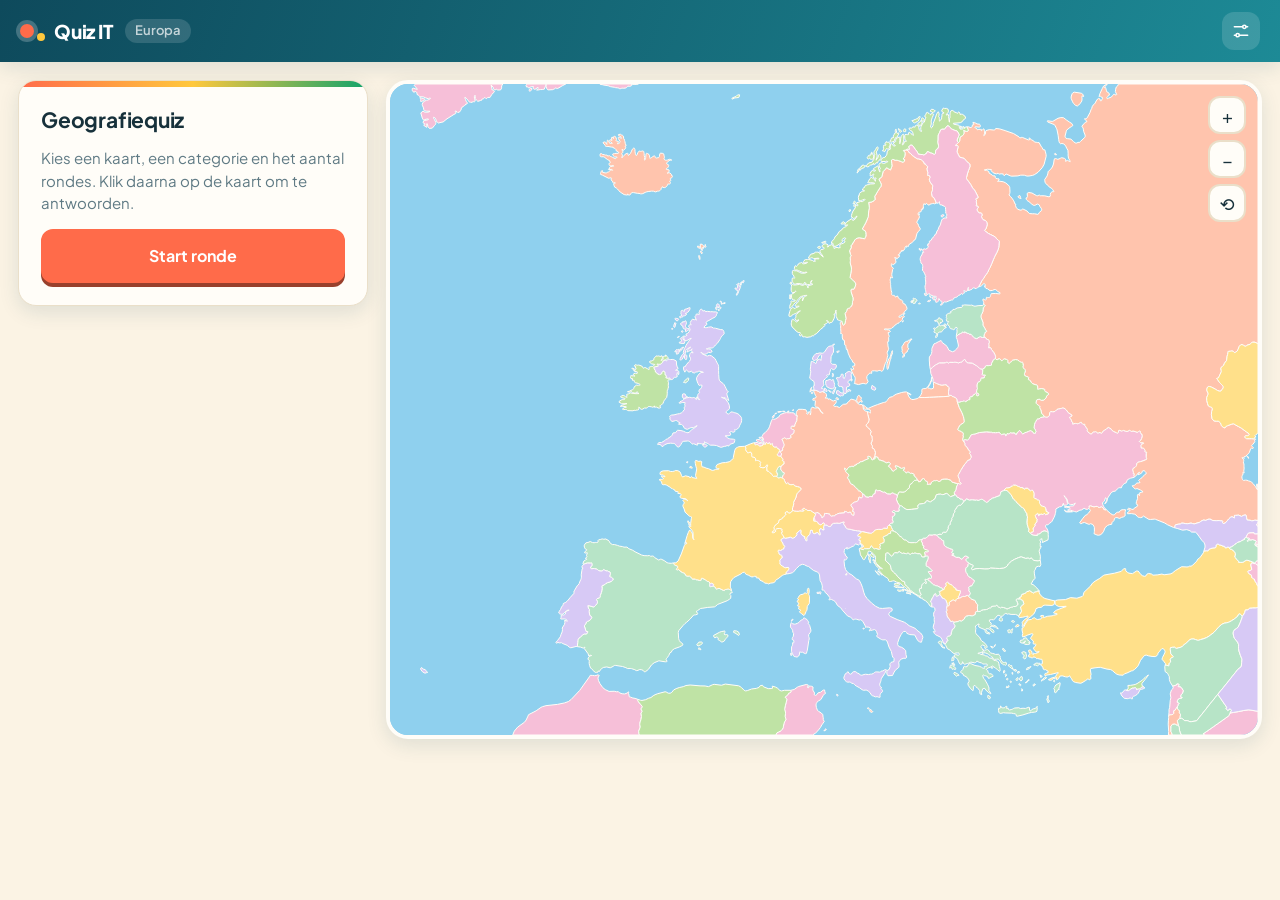
<file: index.html>
<!DOCTYPE html>
<html lang="nl">
<head>
    <meta charset="UTF-8">
    <meta name="viewport" content="width=device-width, initial-scale=1">
    <meta name="color-scheme" content="light dark">
    <title>Quiz IT – Geografiequiz</title>
    <link rel="preconnect" href="https://fonts.googleapis.com">
    <link rel="preconnect" href="https://fonts.gstatic.com" crossorigin>
    <link href="https://fonts.googleapis.com/css2?family=Plus+Jakarta+Sans:wght@400;500;600;700&display=swap" rel="stylesheet">
    <link rel="stylesheet" href="styles.css">
</head>
<body>
    <header class="topbar">
        <div class="brand">
            <h1>Quiz IT</h1>
            <span id="region-label" class="muted">Europa</span>
        </div>
        <dl id="stats" class="stats" hidden>
            <div><dt>Score</dt><dd id="stat-score">0</dd></div>
            <div><dt>Reeks</dt><dd id="stat-streak">0</dd></div>
            <div><dt>Ronde</dt><dd id="stat-round">0/0</dd></div>
        </dl>
        <button id="btn-settings" class="icon-btn" aria-label="Instellingen" title="Instellingen">
            <svg viewBox="0 0 24 24" width="20" height="20" fill="none" stroke="currentColor" stroke-width="1.8" stroke-linecap="round"><path d="M4 7h10M18 7h2M4 17h2M10 17h10"/><circle cx="16" cy="7" r="2"/><circle cx="8" cy="17" r="2"/></svg>
        </button>
    </header>

    <main class="layout">
        <aside class="panel">
            <section id="idle" class="card">
                <h2>Geografiequiz</h2>
                <p class="muted">Kies een kaart, een categorie en het aantal rondes. Klik daarna op de kaart om te antwoorden.</p>
                <button id="btn-start" class="btn primary block">Start ronde</button>
            </section>

            <section id="quiz" class="card" hidden>
                <div class="row">
                    <span id="q-meta" class="tag"></span>
                    <button id="btn-hint" class="btn small">Hint (−75)</button>
                </div>
                <h2 id="q-text" class="question"></h2>
                <p id="q-sub" class="muted"></p>
                <p id="feedback" class="feedback" aria-live="polite"></p>
                <div class="row actions">
                    <button id="btn-stop" class="btn ghost">Stoppen</button>
                    <button id="btn-next" class="btn primary" hidden>Volgende</button>
                </div>
            </section>
        </aside>

        <section class="map-wrap">
            <div class="zoom">
                <button id="zoom-in" class="icon-btn" aria-label="Inzoomen">+</button>
                <button id="zoom-out" class="icon-btn" aria-label="Uitzoomen">−</button>
                <button id="zoom-reset" class="icon-btn" aria-label="Zoom herstellen">⟲</button>
            </div>
            <svg id="map" viewBox="0 0 1000 750" xmlns="http://www.w3.org/2000/svg">
                <rect id="sea" width="1000" height="750"/>
                <g id="viewport">
                    <g id="countries"></g>
                    <circle id="hint-circle" r="90" hidden/>
                    <line id="link" hidden/>
                    <g id="pin-target" class="pin target" hidden><path d="M0 0C-6-9-9-13-9-18a9 9 0 1 1 18 0c0 5-3 9-9 18z"/><circle cy="-18" r="3.5"/></g>
                    <g id="pin-player" class="pin player" hidden><path d="M0 0C-6-9-9-13-9-18a9 9 0 1 1 18 0c0 5-3 9-9 18z"/><circle cy="-18" r="3.5"/></g>
                </g>
            </svg>
        </section>
    </main>

    <dialog id="dlg-setup">
        <form method="dialog" id="setup-form">
            <h2>Nieuwe ronde</h2>
            <fieldset><legend>Kaart</legend>
                <div class="seg">
                    <label><input type="radio" name="region" value="europe">Europa</label>
                    <label><input type="radio" name="region" value="world">Wereld</label>
                </div>
            </fieldset>
            <fieldset><legend>Wat wil je raden?</legend>
                <div class="seg">
                    <label><input type="radio" name="category" value="landen">Landen</label>
                    <label><input type="radio" name="category" value="hoofdsteden">Hoofdsteden</label>
                    <label><input type="radio" name="category" value="buurlanden">Buurlanden</label>
                    <label><input type="radio" name="category" value="locaties">Locaties</label>
                </div>
            </fieldset>
            <fieldset><legend>Aantal rondes</legend>
                <div class="seg" id="rounds-seg">
                    <label><input type="radio" name="rounds" value="5">5</label>
                    <label><input type="radio" name="rounds" value="10">10</label>
                    <label><input type="radio" name="rounds" value="20">20</label>
                    <label><input type="radio" name="rounds" value="all">Alles</label>
                </div>
            </fieldset>
            <div class="row actions">
                <button type="button" class="btn ghost" data-close>Annuleren</button>
                <button id="btn-go" class="btn primary" value="go">Start</button>
            </div>
        </form>
    </dialog>

    <dialog id="dlg-settings">
        <form method="dialog">
            <h2>Instellingen</h2>
            <label class="switch"><span>Thema</span>
                <select id="set-theme">
                    <option value="system">Automatisch</option>
                    <option value="light">Licht</option>
                    <option value="dark">Donker</option>
                </select>
            </label>
            <label class="switch"><span>Geluid</span><input type="checkbox" id="set-sound"></label>
            <label class="switch"><span>Hints toestaan</span><input type="checkbox" id="set-hints"></label>
            <label class="switch"><span>Afstandstolerantie</span>
                <select id="set-difficulty">
                    <option value="1.5">Ruim</option>
                    <option value="1">Normaal</option>
                    <option value="0.6">Streng</option>
                </select>
            </label>
            <p class="muted small-text">De tolerantie geldt voor hoofdsteden en locaties.</p>
            <div class="row actions">
                <button type="button" id="btn-reset-best" class="btn ghost">Records wissen</button>
                <button class="btn primary">Sluiten</button>
            </div>
        </form>
    </dialog>

    <dialog id="dlg-result">
        <form method="dialog">
            <h2>Ronde voltooid</h2>
            <p id="result-sub" class="muted"></p>
            <dl class="result">
                <div><dt>Score</dt><dd id="res-score">0</dd></div>
                <div><dt>Goed</dt><dd id="res-correct">0</dd></div>
                <div><dt>Langste reeks</dt><dd id="res-streak">0</dd></div>
                <div><dt>Beoordeling</dt><dd id="res-grade">–</dd></div>
            </dl>
            <p id="res-best" class="muted"></p>
            <div class="row actions">
                <button type="button" class="btn" id="btn-again">Opnieuw</button>
                <button type="button" class="btn primary" id="btn-new">Nieuwe ronde</button>
            </div>
        </form>
    </dialog>

    <script src="map-data.js"></script>
    <script src="app.js"></script>
</body>
</html>
</file>
<file: styles.css>
/* Palet "Atlas": diepe oceaanblauw-groen, koraal als accent, zonnig geel en mint voor feedback. */
:root {
    color-scheme: light;
    --bg: #fbf3e4; --surface: #fffdf8; --ink: #17313b; --muted: #5f7a84; --line: #eadfc9; --soft: #f4ead6;
    --head-1: #0e4a5c; --head-2: #1d8a96; --head-ink: #fff;
    --accent: #ff6b4a; --accent-hover: #f0532f; --accent-ink: #fff; --sun: #ffc83d;
    --good: #12a36b; --bad: #e5484d;
    --sea: #8fd0ee; --border: #fffdf8;
    --land-0: #ffe08a; --land-1: #b7e4c7; --land-2: #ffc4ad; --land-3: #d7c9f5; --land-4: #bfe3a5; --land-5: #f6bfd8;
    --target: #3fdc97; --wrong: #ff7a7a;
    --shadow: 0 6px 20px rgba(14, 74, 92, .12);
}
:root[data-theme="dark"] {
    color-scheme: dark;
    --bg: #0b1822; --surface: #13293a; --ink: #e8f3f6; --muted: #8fb0bc; --line: #234257; --soft: #1a3447;
    --head-1: #081f2d; --head-2: #0f4157;
    --accent: #ff7a59; --accent-hover: #ff8f72; --accent-ink: #1a0d08; --sun: #ffd45c;
    --good: #35d49a; --bad: #ff6b70;
    --sea: #0e2c42; --border: #0b1822;
    --land-0: #8a7430; --land-1: #2f7358; --land-2: #96553f; --land-3: #5e4e94; --land-4: #55793a; --land-5: #8c4568;
    --target: #1fb97c; --wrong: #c8454b;
    --shadow: 0 6px 20px rgba(0, 0, 0, .35);
}
* { box-sizing: border-box; }
body { margin: 0; background: var(--bg); color: var(--ink); font: 15px/1.5 'Plus Jakarta Sans', system-ui, sans-serif; transition: background .2s, color .2s; }
h1, h2, p, dl, dd, fieldset { margin: 0; padding: 0; border: 0; }
button, select { font: inherit; color: inherit; }
[hidden] { display: none !important; }
.muted { color: var(--muted); }

.topbar { display: flex; align-items: center; justify-content: space-between; gap: 16px; padding: 12px 20px; color: var(--head-ink); background: linear-gradient(110deg, var(--head-1), var(--head-2)); box-shadow: var(--shadow); }
.brand { display: flex; align-items: center; gap: 12px; }
.brand::before { content: ''; width: 14px; height: 14px; border-radius: 50%; background: var(--accent); box-shadow: 0 0 0 4px rgba(255, 255, 255, .22), 14px 6px 0 -3px var(--sun); margin-right: 8px; }
.brand h1 { font-size: 19px; font-weight: 800; letter-spacing: -.01em; }
.brand .muted { color: rgba(255, 255, 255, .72); font-size: 13px; font-weight: 600; background: rgba(255, 255, 255, .14); padding: 2px 10px; border-radius: 99px; }
.stats { display: flex; gap: 10px; margin-left: auto; }
.stats > div { background: rgba(255, 255, 255, .14); border-radius: 12px; padding: 4px 14px; text-align: center; min-width: 64px; }
.stats dt { font-size: 10px; text-transform: uppercase; letter-spacing: .08em; opacity: .75; }
.stats dd { font-weight: 800; font-variant-numeric: tabular-nums; }
.stats > div:first-child dd { color: var(--sun); }
.topbar .icon-btn { background: rgba(255, 255, 255, .14); border-color: transparent; color: var(--head-ink); }
.topbar .icon-btn:hover { background: rgba(255, 255, 255, .26); }

.layout { display: grid; grid-template-columns: 350px 1fr; gap: 18px; max-width: 1400px; margin: 0 auto; padding: 18px; align-items: start; }
.card { background: var(--surface); border: 1px solid var(--line); border-radius: 18px; padding: 22px; display: flex; flex-direction: column; gap: 14px; box-shadow: var(--shadow); position: relative; overflow: hidden; }
.card::before { content: ''; position: absolute; inset: 0 0 auto 0; height: 6px; background: linear-gradient(90deg, var(--accent), var(--sun), var(--good)); }
.card h2 { font-size: 21px; line-height: 1.25; letter-spacing: -.01em; margin-top: 4px; }
.question { font-size: 25px !important; }
.row { display: flex; align-items: center; justify-content: space-between; gap: 10px; }
.actions { margin-top: 6px; }
.tag { font-size: 12px; font-weight: 700; color: var(--head-1); background: color-mix(in srgb, var(--sun) 55%, transparent); padding: 3px 12px; border-radius: 99px; }
:root[data-theme="dark"] .tag { color: var(--sun); background: rgba(255, 212, 92, .14); }
.feedback { min-height: 48px; font-weight: 700; color: var(--muted); padding: 10px 14px; border-radius: 12px; background: var(--soft); }
.feedback.good { color: #fff; background: var(--good); }
.feedback.bad { color: #fff; background: var(--bad); }
.small-text { font-size: 13px; }

.btn { border: 2px solid var(--line); background: var(--surface); padding: 9px 18px; border-radius: 12px; font-weight: 700; cursor: pointer; transition: background .15s, transform .1s; }
.btn:hover { background: var(--soft); }
.btn:active { transform: scale(.97); }
.btn.primary { background: var(--accent); border-color: var(--accent); color: var(--accent-ink); box-shadow: 0 4px 0 color-mix(in srgb, var(--accent) 60%, #000); }
.btn.primary:hover { background: var(--accent-hover); }
.btn.primary:active { transform: translateY(3px); box-shadow: 0 1px 0 color-mix(in srgb, var(--accent) 60%, #000); }
.btn.ghost { border-color: transparent; color: var(--muted); background: transparent; }
.btn.small { padding: 4px 12px; font-size: 13px; background: color-mix(in srgb, var(--sun) 35%, var(--surface)); border-color: var(--sun); }
.btn.block { width: 100%; padding: 13px; font-size: 16px; }
.btn:disabled { opacity: .45; cursor: not-allowed; }
.icon-btn { width: 38px; height: 38px; display: grid; place-items: center; border: 2px solid var(--line); background: var(--surface); border-radius: 12px; cursor: pointer; font-size: 18px; }
.icon-btn:hover { background: var(--soft); }
:focus-visible { outline: 3px solid var(--sun); outline-offset: 2px; }

.map-wrap { position: relative; border: 4px solid var(--surface); border-radius: 22px; overflow: hidden; background: var(--sea); display: flex; justify-content: center; box-shadow: var(--shadow); }
.map-wrap svg { width: 100%; height: auto; max-height: calc(100vh - 120px); cursor: crosshair; touch-action: none; user-select: none; display: block; }
.zoom { position: absolute; top: 12px; right: 12px; z-index: 2; display: flex; flex-direction: column; gap: 6px; }
#sea { fill: var(--sea); }
#countries path { fill: var(--land-0); stroke: var(--border); stroke-width: 1; vector-effect: non-scaling-stroke; stroke-linejoin: round; transition: fill .15s; }
#countries path[data-c="1"] { fill: var(--land-1); }
#countries path[data-c="2"] { fill: var(--land-2); }
#countries path[data-c="3"] { fill: var(--land-3); }
#countries path[data-c="4"] { fill: var(--land-4); }
#countries path[data-c="5"] { fill: var(--land-5); }
#countries path.target { fill: var(--target); stroke: var(--good); stroke-width: 2; }
#countries path.wrong { fill: var(--wrong); stroke: var(--bad); stroke-width: 2; }
#hint-circle { fill: color-mix(in srgb, var(--sun) 30%, transparent); stroke: var(--sun); stroke-width: 2.5; stroke-dasharray: 6 4; vector-effect: non-scaling-stroke; pointer-events: none; }
#link { stroke: var(--head-1); stroke-width: 2; stroke-dasharray: 5 4; vector-effect: non-scaling-stroke; pointer-events: none; }
:root[data-theme="dark"] #link { stroke: #fff; }
.pin { pointer-events: none; stroke: #fff; stroke-width: 1.5; }
.pin circle { fill: #fff; stroke: none; }
.pin.target path { fill: var(--good); }
.pin.player path { fill: var(--bad); }

dialog { border: 0; border-radius: 22px; padding: 0; width: min(500px, calc(100vw - 32px)); color: var(--ink); background: var(--surface); box-shadow: 0 24px 60px rgba(8, 31, 45, .4); overflow: hidden; }
dialog::backdrop { background: rgba(8, 31, 45, .6); backdrop-filter: blur(3px); }
dialog form { padding: 26px; display: flex; flex-direction: column; gap: 18px; }
dialog form::before { content: ''; margin: -26px -26px 4px; height: 8px; background: linear-gradient(90deg, var(--accent), var(--sun), var(--good)); }
dialog h2 { font-size: 21px; }
legend { font-size: 12px; font-weight: 800; text-transform: uppercase; letter-spacing: .07em; color: var(--accent); margin-bottom: 8px; padding: 0; }
.seg { display: flex; flex-wrap: wrap; gap: 8px; }
.seg label { position: relative; padding: 8px 16px; border: 2px solid var(--line); border-radius: 12px; font-weight: 700; cursor: pointer; background: var(--surface); transition: background .15s; }
.seg label:hover { background: var(--soft); }
.seg input { position: absolute; opacity: 0; inset: 0; cursor: pointer; }
.seg label:has(input:checked) { border-color: var(--head-2); background: var(--head-2); color: #fff; }
.seg label:has(input:focus-visible) { outline: 3px solid var(--sun); outline-offset: 2px; }
.seg label:has(input:disabled) { opacity: .4; cursor: not-allowed; }
.switch { display: flex; align-items: center; justify-content: space-between; gap: 12px; padding: 4px 0; font-weight: 600; }
.switch input[type=checkbox] { width: 22px; height: 22px; accent-color: var(--accent); }
.switch select { padding: 7px 12px; border: 2px solid var(--line); border-radius: 10px; background: var(--surface); font-weight: 600; }
.result { display: grid; grid-template-columns: 1fr 1fr; gap: 12px; }
.result > div { border-radius: 14px; padding: 12px 14px; background: var(--soft); }
.result > div:nth-child(1) { background: color-mix(in srgb, var(--sun) 45%, var(--surface)); }
.result > div:nth-child(2) { background: color-mix(in srgb, var(--good) 28%, var(--surface)); }
.result > div:nth-child(3) { background: color-mix(in srgb, var(--accent) 25%, var(--surface)); }
.result > div:nth-child(4) { background: color-mix(in srgb, var(--head-2) 28%, var(--surface)); }
.result dt { font-size: 12px; color: var(--muted); font-weight: 600; }
.result dd { font-size: 24px; font-weight: 800; }

@media (max-width: 900px) {
    .layout { grid-template-columns: 1fr; padding: 10px; }
    .topbar { padding: 10px 14px; flex-wrap: wrap; }
    .stats > div { padding: 3px 10px; min-width: 52px; }
    .map-wrap svg { max-height: 70vh; }
}
</file>
